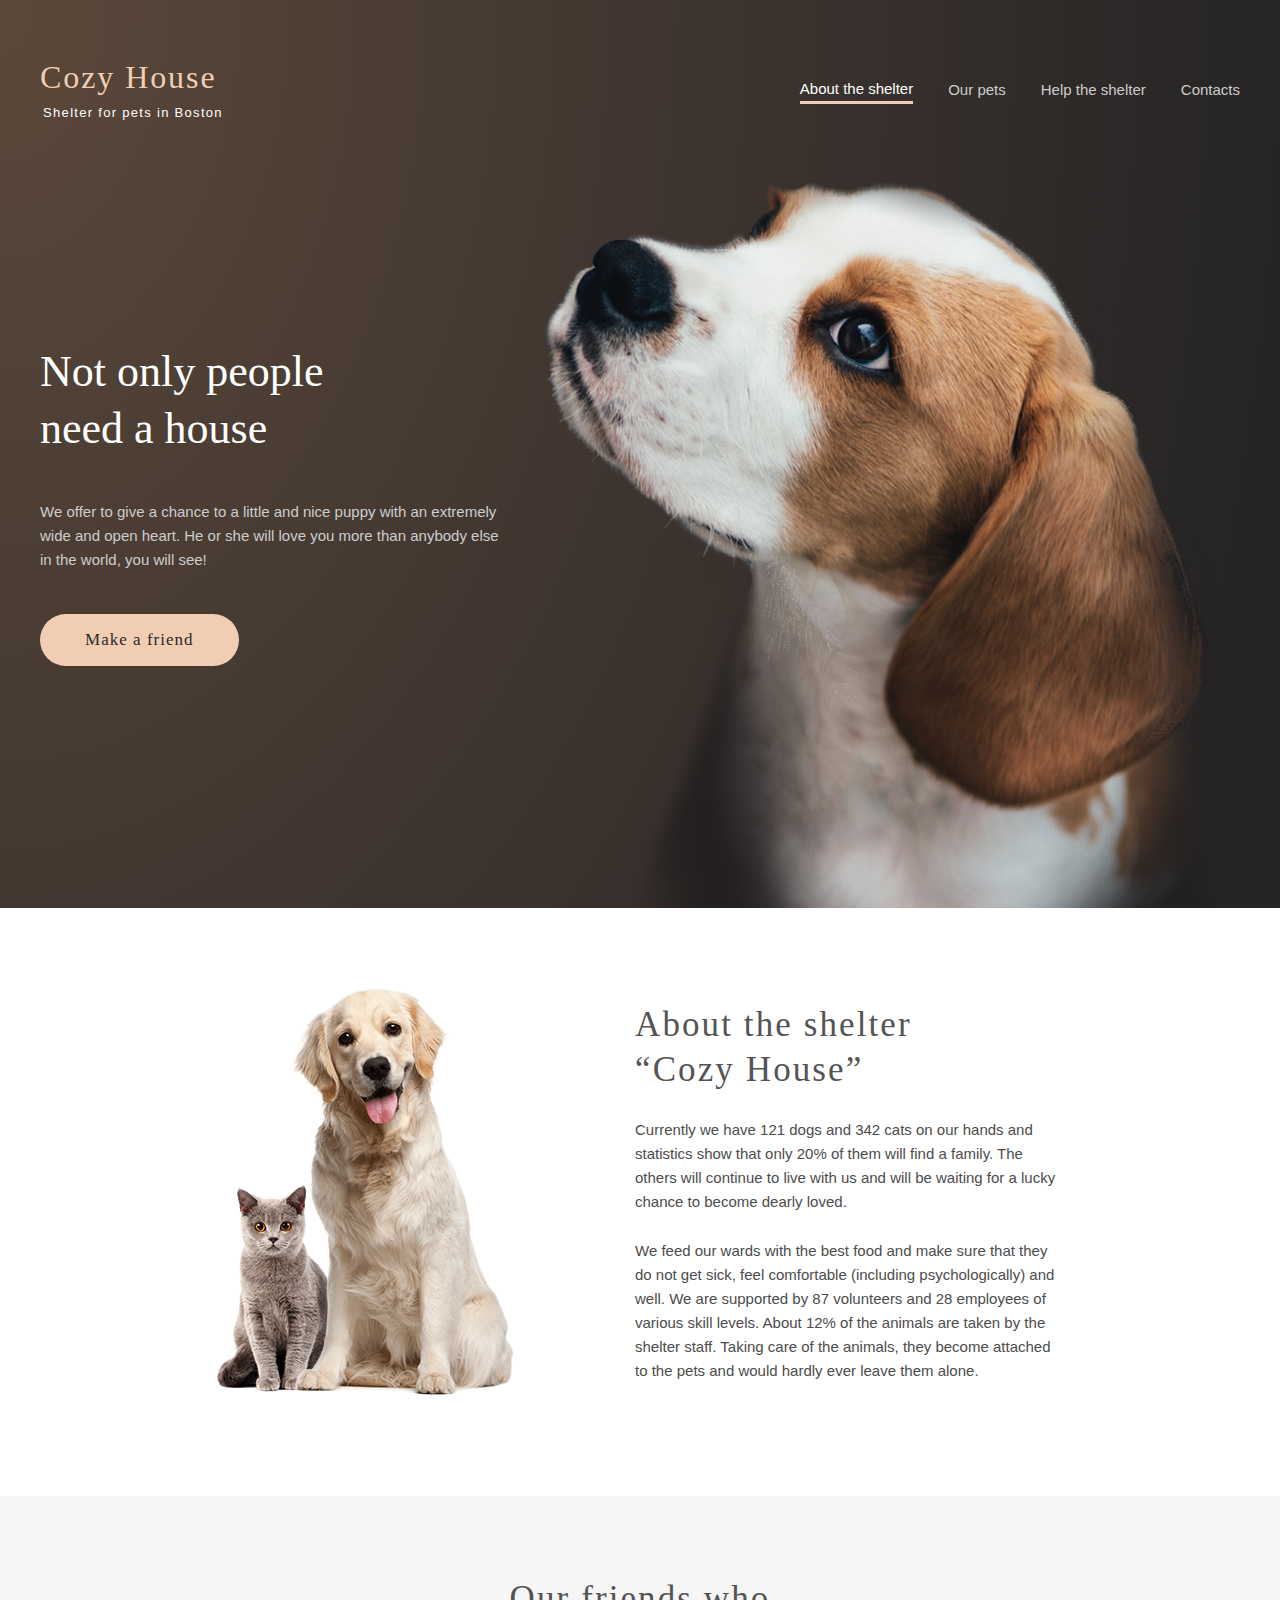
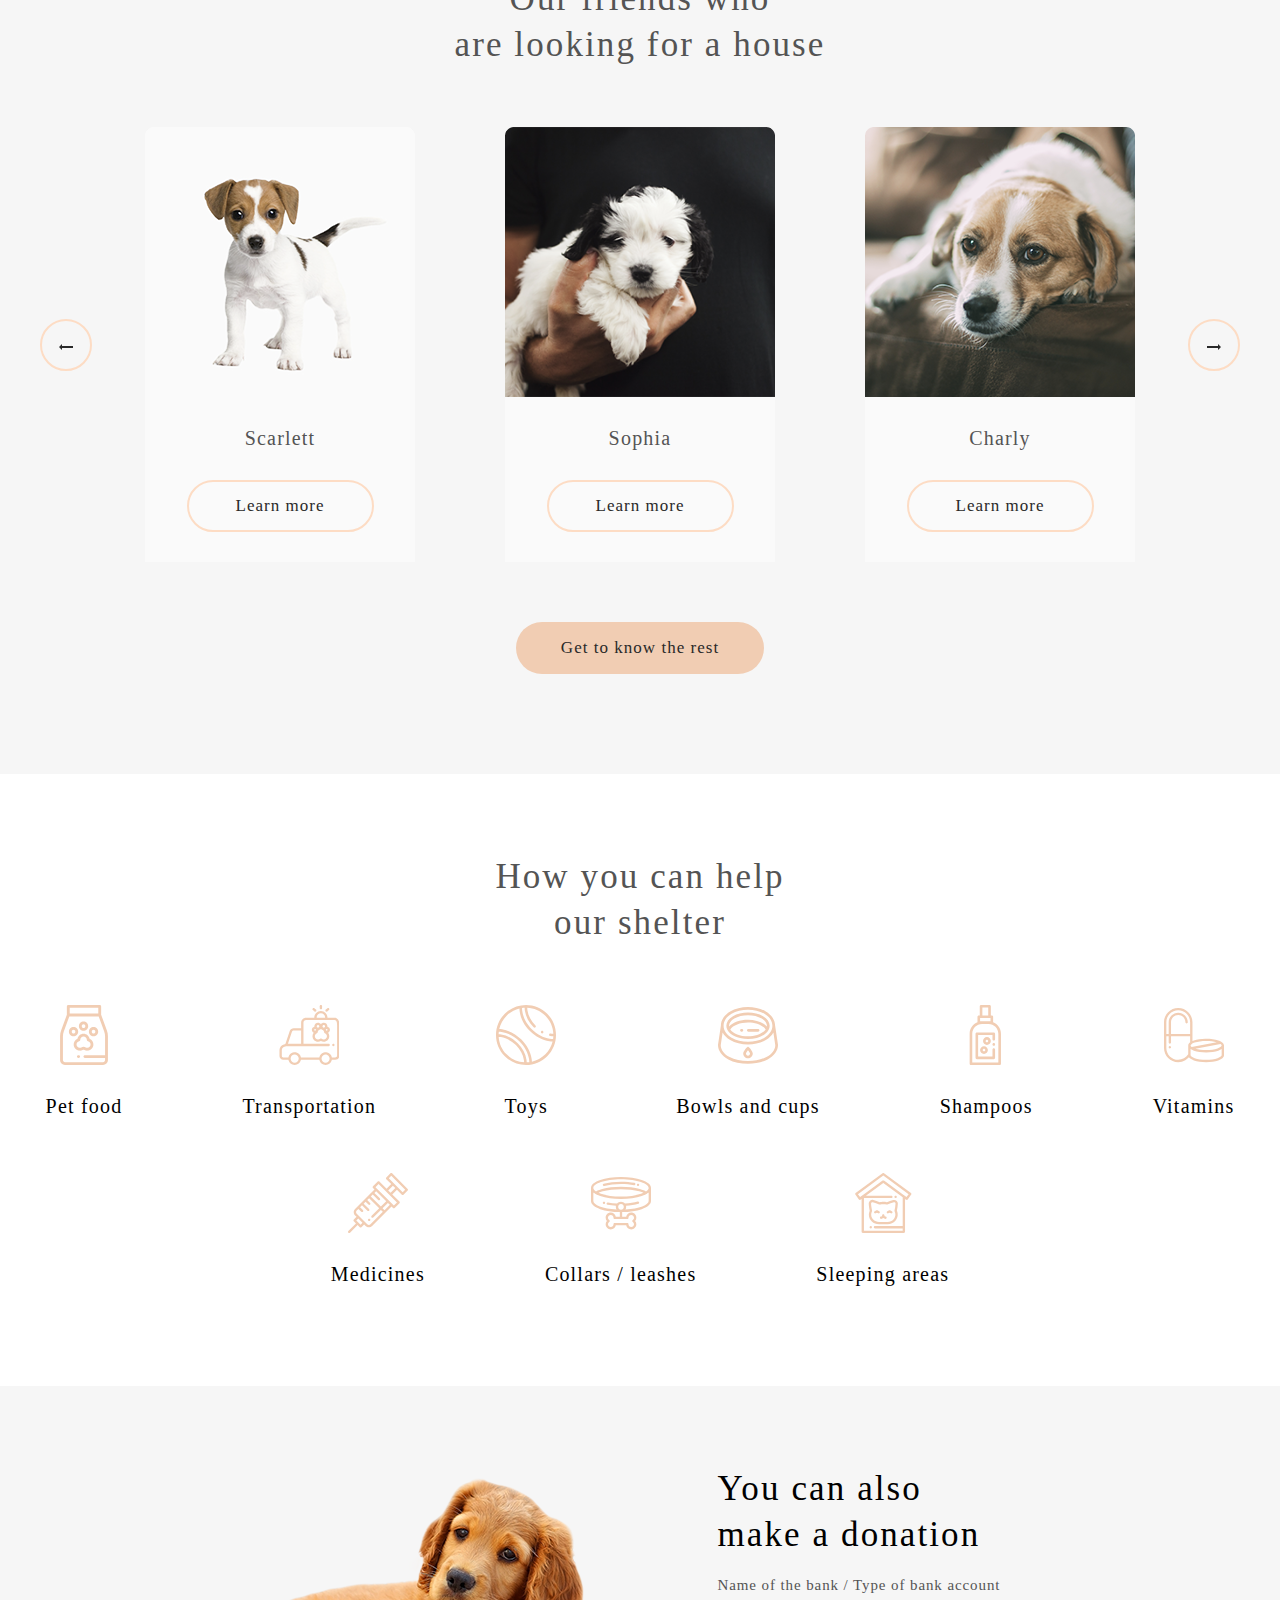
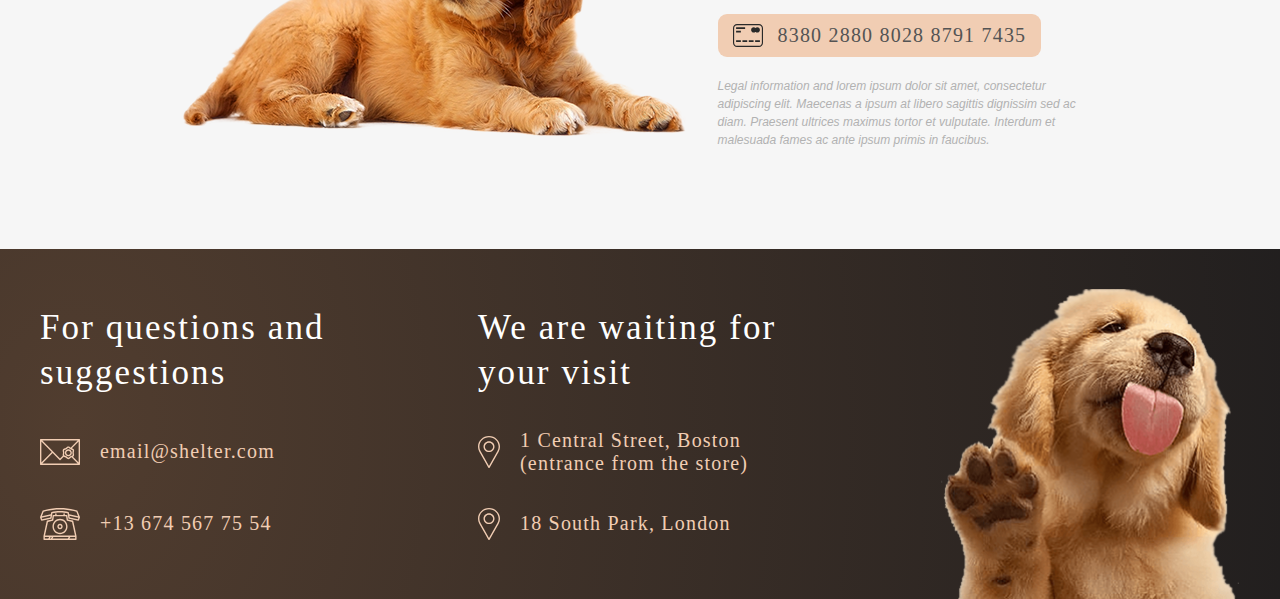
<file: index.html>
<!DOCTYPE html>
<html lang="en">

<head>
    <meta charset="UTF-8">
    <meta http-equiv="X-UA-Compatible" content="IE=edge">
    <meta name="viewport" content="width=device-width, initial-scale=1.0">
    <title>Shelter</title>
    <link rel="stylesheet" href="assets/normalize.css">
    <link rel="stylesheet" href="https://unpkg.com/swiper/swiper-bundle.min.css">
    <link rel="stylesheet" href="style.css">
    <script src="script.js" type="module" defer></script>
    <script src="https://unpkg.com/swiper/swiper-bundle.min.js" defer></script>
    <script src="swiper.js" defer></script>
    <script src="burger.js" defer></script>
</head>

<body>
    

    <div class="main">
        <header class="header">
            <div class="header-container wrapper">
                <div class="menu-hamburger" id="menu-burger">
                    <span class="burger-line"></span>
                    <span class="burger-line"></span>
                    <span class="burger-line"></span>
                </div>
                <div class="mobile-mask" ></div>
                <div class="header-content">                    
                    <div class="logo">
                        <a href="index.html" class="logo-link">
                            <h1 class="title-logo">Cozy House</h1>
                        </a>
                        <p class="subtitle-logo">Shelter for pets in Boston</p>
                    </div>
                    <nav class="menu-links">
                        <ul class="menu-container">
                            <li class="menu-item"><a href="index.html" class="menu-link link-active">About the shelter</a></li>
                            <li class="menu-item"><a href="pages/pets/index.html" class="menu-link">Our pets</a></li>
                            <li class="menu-item"><a href="#help" class="menu-link">Help the shelter</a></li>
                            <li class="menu-item"><a href="#footer" class="menu-link">Contacts</a></li>
                        </ul>
                    </nav>
                    <nav class="mobile-menu">
                        <div class="mobile-logo">
                            <a href="index.html" class="logo-link">
                                <h1 class="title-logo">Cozy House</h1>
                            </a>
                            <p class="subtitle-logo">Shelter for pets in Boston</p>
                        </div>
                        <ul class="menu-container">
                            <li class="menu-item"><a href="index.html" class="menu-link active">About the shelter</a></li>
                            <li class="menu-item"><a href="pages/pets/index.html" class="menu-link">Our pets</a></li>
                            <li class="menu-item"><a href="#help" class="menu-link">Help the shelter</a></li>
                            <li class="menu-item"><a href="#footer" class="menu-link">Contacts</a></li>
                        </ul>
                    </nav>
                </div>
            </div>
        </header>
        <div class="main-container wrapper">
            <div class="main-content">
                <div class="title-main">Not only people <br> need a house</div>
                <div class="description-main">We offer to give a chance to a little and nice puppy with an extremely
                    wide and open heart. He or she will love you more than anybody else in the world, you will see!
                </div>
                <div class="main-btn">
                    <a href="#pets" class="btn">
                        <span class="title-link">Make a friend</span>
                    </a>
                </div>
            </div>
            <div class="main-image"></div>
        </div>
    </div>

    <div class="about">
        <div class="about-container wrapper">
            <div class="about-content">
                <div class="image-about"></div>
                <div class="about-section">
                    <div class="title-about">About the shelter <br> “Cozy House”</div>
                    <div class="text-about">Currently we have 121 dogs and 342 cats on our hands and statistics show
                        that only 20% of them will find a family. The others will continue to live with us and will be
                        waiting for a lucky chance to become dearly loved.</div>
                    <div class="text-about">We feed our wards with the best food and make sure that they do not get
                        sick, feel comfortable (including psychologically) and well. We are supported by 87 volunteers
                        and
                        28 employees of various skill levels. About 12% of the animals are taken by the shelter staff.
                        Taking care of the animals, they become attached to the pets and would hardly ever leave them
                        alone.
                    </div>
                </div>
            </div>
        </div>
    </div>

    <div class="popup-pets">
        <div class="popup-mask"></div>
        <div class="popup-container" id="popup-container">
            <button class="popup-close pet-btn"> <svg width="12" height="12" viewBox="0 0 12 12" fill="none" xmlns="http://www.w3.org/2000/svg">
                <path fill-rule="evenodd" clip-rule="evenodd" d="M7.42618 6.00003L11.7046 1.72158C12.0985 1.32775 12.0985 0.689213 11.7046 0.295433C11.3108 -0.0984027 10.6723 -0.0984027 10.2785 0.295433L5.99998 4.57394L1.72148 0.295377C1.32765 -0.098459 0.68917 -0.098459 0.295334 0.295377C-0.0984448 0.689213 -0.0984448 1.32775 0.295334 1.72153L4.57383 5.99997L0.295334 10.2785C-0.0984448 10.6723 -0.0984448 11.3108 0.295334 11.7046C0.68917 12.0985 1.32765 12.0985 1.72148 11.7046L5.99998 7.42612L10.2785 11.7046C10.6723 12.0985 11.3108 12.0985 11.7046 11.7046C12.0985 11.3108 12.0985 10.6723 11.7046 10.2785L7.42618 6.00003Z" fill="#292929"/>
                </svg> </button>
            <div class="popup-image"><img src="assets/images/modal-pets-jennifer.png" alt="jennifer"></div>
            <div class="popup-content">
                <div class="popup-title">Jennifer</div>
                <div class="popup-subtitle">Dog - Labrador</div>
                <div class="popup-text">Jennifer is a sweet 2 months old Labrador that is patiently waiting to find a new forever home. This girl really enjoys being able to go outside to run and play, but won't hesitate to play up a storm in the house if she has all of her favorite toys.</div>
                <ul class="popup-about" id="popup-about">
                    <li class="popup-desc desc-age"><span class="text-bold">Age:&#160</span>2 months</li>
                    <li class="popup-desc desc-inoculations"><span class="text-bold">Inoculations:&#160</span>none</li>
                    <li class="popup-desc desc-diseases"><span class="text-bold">Diseases:&#160</span>none</li>
                    <li class="popup-desc desc-parasites"> <span class="text-bold">Parasites:&#160</span>none</li>
                </ul>
            </div>
        </div>
    </div>
    <div id="pets" class="pets">
        <div class="pets-container wrapper">
            <div class="pets-content">
                <div class="title-pets">Our friends who <br>are looking for a house</div>
                <div class="swiper-container">
                    <button class="pet-button-prev pet-btn">
                        <img src="assets/icons/arrow-prev.svg" alt="arrow">
                    </button>
                    <div class="swiper mySwiper">
                        <div class="swiper-wrapper" id="swiper-wrapper">
                            
                        </div>
                    </div>
                    <button class="pet-button-next pet-btn">
                        <img src="assets/icons/arrow-next.svg" alt="arrow">
                    </button>
                </div>
                <div class="pets-link">
                    <a href="pages/pets/index.html" class="btn">
                        <span class="title-link">Get to know the rest</span>
                    </a>
                </div>
            </div>
        </div>
    </div>

    <div class="help">
        <div class="help-container wrapper">
            <div class="help-content">
                <div id="help" class="title-help">How you can help <br> our shelter</div>
                <div class="help-items">
                    <div class="item">
                        <div class="item-image item-image-1"></div>
                        <div class="title-item">Pet food</div>
                    </div>
                    <div class="item">
                        <div class="item-image item-image-2"></div>
                        <div class="title-item">Transportation</div>
                    </div>
                    <div class="item">
                        <div class="item-image item-image-3"></div>
                        <div class="title-item">Toys</div>
                    </div>
                    <div class="item">
                        <div class="item-image item-image-4"></div>
                        <div class="title-item">Bowls and cups</div>
                    </div>
                    <div class="item">
                        <div class="item-image item-image-5"></div>
                        <div class="title-item">Shampoos</div>
                    </div>
                    <div class="item">
                        <div class="item-image item-image-6"></div>
                        <div class="title-item">Vitamins</div>
                    </div>
                    <div class="item">
                        <div class="item-image item-image-7"></div>
                        <div class="title-item">Medicines</div>
                    </div>
                    <div class="item">
                        <div class="item-image item-image-8"></div>
                        <div class="title-item">Collars / leashes</div>
                    </div>
                    <div class="item">
                        <div class="item-image item-image-9"></div>
                        <div class="title-item">Sleeping areas</div>
                    </div>
                </div>
            </div>
        </div>
    </div>

    <div class="donation">
        <div class="donation-container wrapper">
            <div class="donation-content">
                <div class="image-donation"></div>
                <div class="card-content">
                    <div class="title-donation">You can also <br> make a donation</div>
                    <div class="subtitle-donation">Name of the bank / Type of bank account</div>
                    <div class="credit-card">
                        <a href="#!" class="credit-card-text">
                            <div class="credit-card-content">
                                <img src="assets/icons/credit-card.svg" alt="card">
                                <p>8380 2880 8028 8791 7435</p>
                            </div>
                        </a>
                    </div>
                    <div class="credit-card-info">
                        Legal information and lorem ipsum dolor sit amet, consectetur adipiscing elit. Maecenas a ipsum at
                        libero sagittis dignissim sed ac diam. Praesent ultrices maximus tortor et vulputate. Interdum et
                        malesuada fames ac ante ipsum primis in faucibus.
                    </div>
                </div>
            </div>
        </div>
    </div>

    <footer id="footer" class="footer">
        <div class="footer-container wrapper">
            <div class="footer-content">
                <div class="footer-contacts">
                    <div class="title-footer">For questions and suggestions</div>
                    <div class="mail-contacts text-contacts"><a href="mailto:email@shelter.com"
                            class="email icons-contact"><img src="assets/icons/icon-email.svg" alt="mail">
                            email@shelter.com</a></div>
                    <div class="phone-contacts text-contacts"><a href="tel:email@shelter.com"
                            class="phone icons-contact"><img src="assets/icons/icon-phone.svg" alt="phone"> +13 674 567
                            75 54</a></div>
                </div>
                <div class="footer-locations">
                    <div class="title-footer">We are waiting for your visit</div>
                    <div class="location-contacts text-contacts"><a href="https://goo.gl/maps/v7JWfufoR3NunBMN6"
                            target="_blank" class="location icons-contact"><img src="assets/icons/icon-marker.svg"
                                alt=""> 1 Central Street, Boston (entrance from the store)</a></div>
                    <div class="location-contacts text-contacts"><a href="https://goo.gl/maps/HEmMUi4xC89tzcKEA"
                            target="_blank" class="location icons-contact"><img src="assets/icons/icon-marker.svg"
                                alt=""> 18 South Park, London </a></div>
                </div>
                <div class="footer-image"></div>
            </div>
        </div>
    </footer>

    
</body>

</html>
</file>
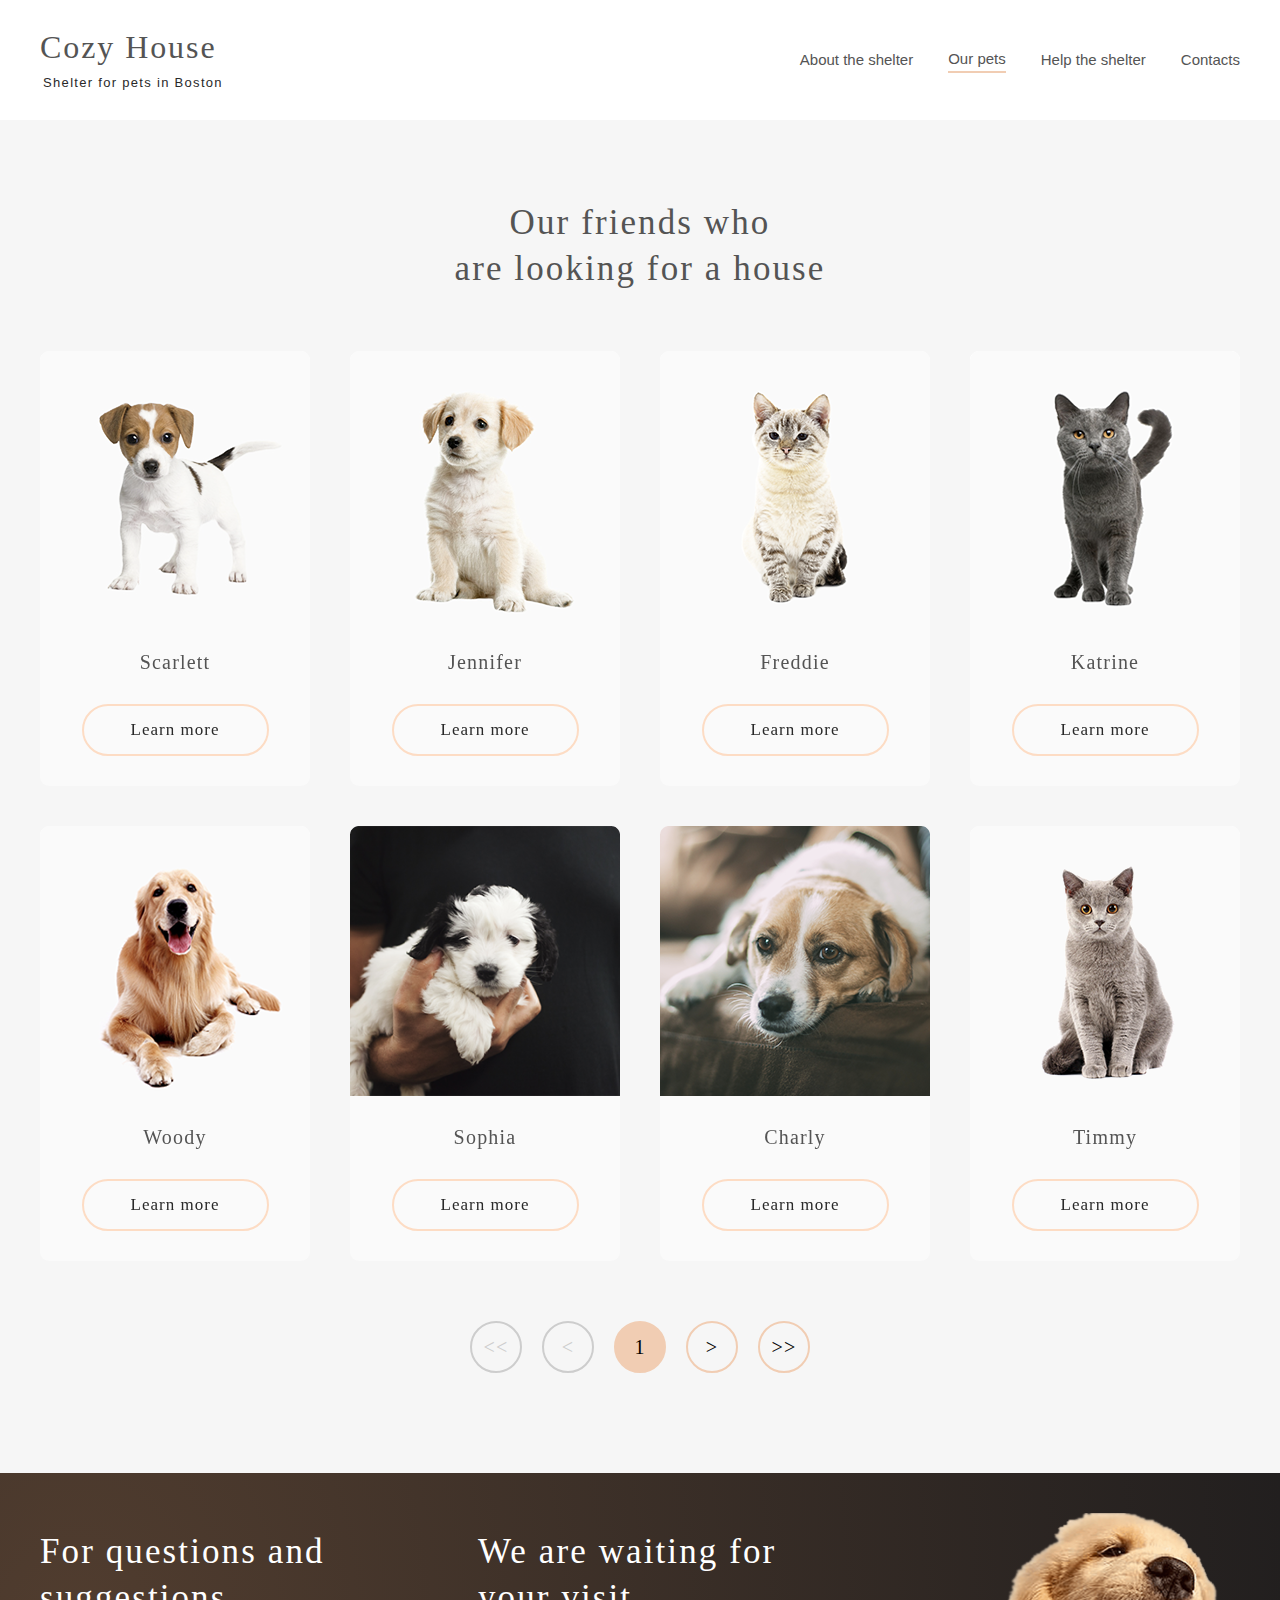
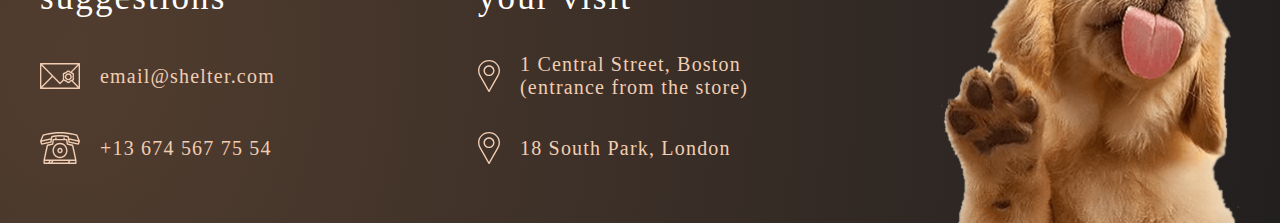
<file: pages/pets/index.html>
<!DOCTYPE html>
<html lang="en">

<head>
    <meta charset="UTF-8">
    <meta http-equiv="X-UA-Compatible" content="IE=edge">
    <meta name="viewport" content="width=device-width, initial-scale=1.0">
    <title>Our pets</title>
    <link rel="stylesheet" href="../../assets/normalize.css">
    <link rel="stylesheet" href="https://unpkg.com/swiper/swiper-bundle.min.css">
    <link rel="stylesheet" href="style.css">
    <script src="https://unpkg.com/swiper/swiper-bundle.min.js" defer></script>
    <script src="script.js" type="module" defer></script>
    <script src="pagination.js" defer></script>
    <script src="burger.js" defer></script>

</head>

<body>
    <div class="mobile-mask" ></div>
    <header class="header">
        <div class="header-container wrapper">
            <div class="menu-hamburger" id="menu-burger">
                <span class="burger-line"></span>
                <span class="burger-line"></span>
                <span class="burger-line"></span>
            </div>
            
            <div class="header-content">
                <div class="logo">
                    <a href="../../index.html" class="logo-link">
                        <h1 class="title-logo">Cozy House</h1>
                    </a>
                    <p class="subtitle-logo">Shelter for pets in Boston</p>
                </div>
                <nav class="menu-links">
                    <ul class="menu-container">
                        <li class="menu-item"><a href="../../index.html" class="munu-link active">About the shelter</a>
                        </li>
                        <li class="menu-item"><a href="index.html" class="munu-link">Our pets</a></li>
                        <li class="menu-item"><a href="../../index.html#help" class="munu-link">Help the shelter</a>
                        </li>
                        <li class="menu-item"><a href="#footer" class="munu-link">Contacts</a></li>
                    </ul>
                </nav>
                <nav class="mobile-menu">
                    <div class="mobile-logo">
                        <a href="../../index.html" class="logo-link">
                            <h1 class="title-logo">Cozy House</h1>
                        </a>
                        <p class="subtitle-logo">Shelter for pets in Boston</p>
                    </div>
                    <ul class="menu-container">
                        <li class="menu-item"><a href="../../index.html" class="menu-link active">About the shelter</a></li>
                        <li class="menu-item"><a href="index.html" class="menu-link">Our pets</a></li>
                        <li class="menu-item"><a href="../../index.html#help" class="menu-link">Help the shelter</a></li>
                        <li class="menu-item"><a href="#footer" class="menu-link">Contacts</a></li>
                    </ul>
                </nav>
            </div>
        </div>
    </header>
    <div class="popup-pets">
        <div class="popup-mask"></div>
        <div class="popup-container" id="popup-container">
            <button class="popup-close pet-btn"> <svg width="12" height="12" viewBox="0 0 12 12" fill="none" xmlns="http://www.w3.org/2000/svg">
                <path fill-rule="evenodd" clip-rule="evenodd" d="M7.42618 6.00003L11.7046 1.72158C12.0985 1.32775 12.0985 0.689213 11.7046 0.295433C11.3108 -0.0984027 10.6723 -0.0984027 10.2785 0.295433L5.99998 4.57394L1.72148 0.295377C1.32765 -0.098459 0.68917 -0.098459 0.295334 0.295377C-0.0984448 0.689213 -0.0984448 1.32775 0.295334 1.72153L4.57383 5.99997L0.295334 10.2785C-0.0984448 10.6723 -0.0984448 11.3108 0.295334 11.7046C0.68917 12.0985 1.32765 12.0985 1.72148 11.7046L5.99998 7.42612L10.2785 11.7046C10.6723 12.0985 11.3108 12.0985 11.7046 11.7046C12.0985 11.3108 12.0985 10.6723 11.7046 10.2785L7.42618 6.00003Z" fill="#292929"/>
                </svg> </button>
            <div class="popup-image"><img src="../../assets/images/modal-pets-jennifer.png" alt="jennifer"></div>
            <div class="popup-content">
                <div class="popup-title">Jennifer</div>
                <div class="popup-subtitle">Dog - Labrador</div>
                <div class="popup-text">Jennifer is a sweet 2 months old Labrador that is patiently waiting to find a new forever home. This girl really enjoys being able to go outside to run and play, but won't hesitate to play up a storm in the house if she has all of her favorite toys.</div>
                <ul class="popup-about" id="popup-about">
                    <li class="popup-desc desc-age"><span class="text-bold">Age:&#160</span>2 months</li>
                    <li class="popup-desc desc-inoculations"><span class="text-bold">Inoculations:&#160</span>none</li>
                    <li class="popup-desc desc-diseases"><span class="text-bold">Diseases:&#160</span>none</li>
                    <li class="popup-desc desc-parasites"> <span class="text-bold">Parasites:&#160</span>none</li>
                </ul>
            </div>
        </div>
    </div>
    <div class="pets">
        <div class="pets-container wrapper">
            <div class="pets-content">
                <div class="title-pets">Our friends who <br>are looking for a house</div>
                <div class="swiper-container">
                    <div class="swiper mySwiper">
                        <div class="swiper-wrapper" id="swiper-wrapper">
                            
                        </div>
                    </div>
                    <nav class="pagination-container">
                        <ul class="pagination-list">
                            <li class="pagination-item">
                                <button id="firstPage" data-disabled=""
                                    class="pagination-button prev-button" disabled>&lt;&lt;</button>
                            </li>
                            <li class="pagination-item">
                                <button id="prevPage" data-disabled=""
                                    class="pagination-button prev-button prev-page">&lt;</button>
                            </li>
                            <li class="pagination-item">
                                <button id="currentPage" class="pagination-button current-page">1</button>
                            </li>
                            <li class="pagination-item">
                                <button id="nextPage" data-disabled=""
                                    class="pagination-button next-button next-page">&gt;</button>
                            </li>
                            <li class="pagination-item">
                                <button id="lastPage" data-disabled=""
                                    class="pagination-button next-button">&gt;&gt;</button>
                            </li>
                        </ul>
                    </nav>
                </div>
            </div>
        </div>
    </div>
    <footer id="footer" class="footer">
        <div class="footer-container wrapper">
            <div class="footer-content">
                <div class="footer-contacts">
                    <div class="title-footer">For questions and suggestions</div>
                    <div class="mail-contacts text-contacts"><a href="mailto:email@shelter.com"
                            class="email icons-contact"><img src="../../assets/icons/icon-email.svg" alt="mail">
                            email@shelter.com</a></div>
                    <div class="phone-contacts text-contacts"><a href="tel:email@shelter.com"
                            class="phone icons-contact"><img src="../../assets/icons/icon-phone.svg" alt="phone"> +13
                            674 567
                            75 54</a></div>
                </div>
                <div class="footer-locations">
                    <div class="title-footer">We are waiting for your visit</div>
                    <div class="location-contacts text-contacts"><a href="https://goo.gl/maps/v7JWfufoR3NunBMN6"
                            target="_blank" class="location icons-contact"><img src="../../assets/icons/icon-marker.svg"
                                alt=""> 1 Central Street, Boston (entrance from the store)</a></div>
                    <div class="location-contacts text-contacts"><a href="https://goo.gl/maps/HEmMUi4xC89tzcKEA"
                            target="_blank" class="location icons-contact"><img src="../../assets/icons/icon-marker.svg"
                                alt=""> 18 South Park, London </a></div>
                </div>
                <div class="footer-image"></div>
            </div>
        </div>
    </footer>
</body>

</html>
</file>
<file: style.css>
@font-face {
  font-family: 'Arial', sans-serif;
  src: url('../assets/fonts/Arial.eot');
  src: url('../assets/fonts/Arial.eot') format('embedded-opentype'),
    url('../assets/fonts/Arial.woff') format('woff'),
    url('../assets/fonts/Arial.ttf') format('truetype');
  font-weight: 400;
  font-style: normal;
}

@font-face {
  font-family: 'Georgia', serif;
  src: url('../assets/fonts/Georgia.eot');
  src: url('../assets/fonts/Georgia.eot') format('embedded-opentype'),
    url('../assets/fonts/Georgia.woff') format('woff'),
    url('../assets/fonts/Georgia.ttf') format('truetype');
  font-weight: 400;
  font-style: normal;
}

* {
  margin: 0;
  padding: 0;
  list-style: none;
  -webkit-box-sizing: border-box;
  box-sizing: border-box;
  text-decoration: none;
}

.menu-hamburger {
  display: none;
  position: absolute;
  top: 44px;
  right: 58px;
  cursor: pointer;
  z-index: 10;
  width: 30px;
  height: 22px;
  transition: 0.5s;
  padding: 5px;
}

.burger-line {
  display: block;
  width: 30px;
  border: 1px solid #F1CDB3;
  background:#F1CDB3;
  margin-bottom: 8px;
}

.burger-line:last-child {
  margin-bottom: 0;
}

.mobile-logo {
  position: absolute;
  top: 30px;
  left: 10px;
}
.menu-hamburger.open {
  transform: rotate(90deg) translate(0px, -10px);
  transition: 0.5s;
}
.mobile-mask.active {
  position: absolute;
  top: 0;
  right: 0;
  bottom: 0;
  left: 0;
  background: rgba(41, 41, 41, 0.6);
}
.mobile-menu {
  display: none;
  position: fixed;
  width: 320px;
  height: 100vh;
  top: 0px;
  right: 0px;
  transform: translateX(100%);
  transition:  1s;
  background: #292929;
}
.mobile-menu.open { 
  transform: translateX(0);
  overflow: auto;
}


.mobile-menu .menu-container {
  padding-top: 248px;
  display: flex;
  flex-direction: column;
  justify-content: center;
  align-items:center;
  gap: 40px;  
}
.mobile-menu .menu-container .menu-item {
  margin-right: 0;
}
.mobile-menu .menu-link {
  font-family: 'Arial';
  font-style: normal;
  font-weight: 400;
  font-size: 32px;
  line-height: 160%;
  text-align: center;
  color: #FAFAFA;
}


.header-content {
  max-width: 1280px;
  display: flex;
  flex-direction: row;
  justify-content: space-between;
  padding: 60px 0;
}

.wrapper {
  max-width: 1280px;
  margin: 0 auto;
  padding: 0 40px;
}
.logo.hidden { 
  visibility: hidden;
}
.title-logo {
  width: 186px;
  margin: 0;
  font-family: 'Georgia', serif;
  font-style: normal;
  font-weight: 400;
  font-size: 32px;
  line-height: 110%;
  letter-spacing: 0.06em;
  color: #f1cdb3;
}

.subtitle-logo {
  margin: 0;
  padding-top: 10px;
  font-family: "Arial", sans-serif;
  font-style: normal;
  font-weight: 400;
  font-size: 13px;
  line-height: 15px;
  letter-spacing: 0.1em;
  text-align: center;
  color: #ffffff;
}

.menu-links {
  display: flex;
  align-items: center;
}

.menu-container {
  display: flex;
  flex-direction: row;
  justify-content: space-between;
  align-items: center;
}

.menu-item {
  margin-right: 35px;
}

.menu-item:last-child {
  margin-right: 0;
}

.menu-link {
  font-family: "Arial", sans-serif;
  font-style: normal;
  font-weight: 400;
  font-size: 15px;
  line-height: 160%;
  color: #cdcdcd;
  padding-bottom: 6px;
}

.menu-link:hover {
  color: #fafafa;
  border-bottom: 2px solid #f1cdb3;
}

.link-active {
  color: #ffffff;
}

.menu-container>li:nth-child(1) {
  border-bottom: 3px solid #f1cdb3;
}

/*MAIN*/
.main {
  background: radial-gradient(100% 215.42% at 0% 0%, #5B483A 0%, #262425 100%), #211F20;
}

.main-container {
  display: flex;
  flex-direction: row;
  justify-content: space-between;
  gap: 42px;
}

.main-content {
  display: flex;
  flex-direction: column;
  gap: 42px
}

.title-main {
  margin: 0;
  padding-top: 163px;
  font-family: 'Georgia';
  font-style: normal;
  font-weight: 400;
  font-size: 44px;
  line-height: 130%;
  color: #FFFFFF;
}

.description-main {
  margin: 0;
  max-width: 460px;
  font-family: "Arial", sans-serif;
  font-style: normal;
  font-weight: 400;
  font-size: 15px;
  line-height: 160%;
  color: #cdcdcd;
}

.btn {
  display: inline-block;
  padding: 15px 45px;
  background: #f1cdb3;
  border-radius: 100px;
}

.btn:hover {
  background: #fddcc4;
}

.title-link {
  font-family: 'Georgia';
  font-style: normal;
  font-weight: 400;
  font-size: 17px;
  line-height: 130%;
  letter-spacing: 0.06em;
  color: #292929;
}

.main-image {
  height: 728px;
  width: 698px;
  background-image: url('assets/images/start-screen-puppy.png');
}


/*ABOUT*/
.about-content {
  display: flex;
  flex-direction: row;
  justify-content: center;
  align-items: center;
  flex-wrap: wrap-reverse;
  gap: 120px;
  padding: 80px 0 100px 0;
}

.about-section {
  max-width: 430px;
}

.title-about {
  max-width: 370px;
  font-family: 'Georgia';
  font-style: normal;
  font-weight: 400;
  font-size: 35px;
  line-height: 130%;
  letter-spacing: 0.06em;
  color: #545454;
}

.image-about {
  width: 300px;
  height: 408px;
  background: url('assets/images/about-pets.png') no-repeat center;
  background-size: contain;
}

.text-about {
  padding-top: 25px;
  font-family: "Arial", sans-serif;
  font-style: normal;
  font-weight: 400;
  font-size: 15px;
  line-height: 160%;
  color: #4c4c4c;
}

/*PETS*/
/*Modal Pets*/
.popup-mask {
  z-index: -1;
  position: absolute;
  top: 0;
  right: 0;
  bottom: 0;
  left: 0;
  background: rgba(41, 41, 41, 0.6);
}
.popup-pets {
  display: none;
  z-index: 10;
  position: fixed;
  top: 0;
  right: 0;
  bottom: 0;
  left: 0;
  /* padding: 188px 150px; */
}
.popup-pets.active-popup {
  display: block;
}
.popup-container {
  position: absolute;
  top: 50%;
  left: 50%;
  transform: translate(-50%, -50%);
  width: 900px;
  display: flex;
  flex-direction: row;
  justify-content: space-between;
  gap: 30px;
  background: #FAFAFA;
  border-radius: 9px;
}
.popup-close {
  position: absolute;
  right: -52px;
  top: -52px;
}
.popup-image {
  flex: 0 0 500px;
}
.popup-image img {
  width: 100%;
  height: 100%;
}
.popup-content {
  padding-right: 20px;
  
}
.popup-title {
  padding-top: 50px;
  font-family: 'Georgia';
  font-style: normal;
  font-weight: 400;
  font-size: 35px;
  line-height: 130%;
  letter-spacing: 0.06em;
  color: #000000;
}
.popup-subtitle {
  padding-top: 10px;
  font-family: 'Georgia';
  font-style: normal;
  font-weight: 400;
  font-size: 20px;
  line-height: 115%;
  letter-spacing: 0.06em;
  color: #000000;
}
.popup-text {
  padding-top: 40px;
  font-family: 'Georgia';
  font-style: normal;
  font-weight: 400;
  font-size: 15px;
  line-height: 110%;
  letter-spacing: 0.06em;
  color: #000000;
}
.popup-about {
  padding-top: 40px;
  display: flex;
  flex-direction: column;
  gap: 11px;
  padding-left: 10px;
}

.popup-desc {
  font-family: 'Georgia';
  font-style: normal;
  font-weight: 400;
  font-size: 15px;
  line-height: 110%;
  letter-spacing: 0.06em;
  color: #000000;
  list-style-image: url('assets/icons/dot.svg');
}
.popup-desc::marker {
  letter-spacing: 0.06em;

}
.desc-age {
}
.text-bold {
  font-family: 'Georgia';
  font-style: normal;
  font-weight: 700;
  font-size: 15px;
  line-height: 110%;
  letter-spacing: 0.06em;
  color: #000000;
}
.desc-inoculationsage {
}
.desc-diseases {
}
.desc-parasites {
}




.pets {
  background: #f6f6f6;
}

.pets-content {
  padding: 80px 0 100px 0;
}

.title-pets {
  font-family: 'Georgia';
  font-style: normal;
  font-weight: 400;
  font-size: 35px;
  line-height: 130%;
  text-align: center;
  letter-spacing: 0.06em;
  color: #545454;
  padding-bottom: 60px;
}

.swiper-container {
  display: flex;
  flex-direction: row;
  justify-content: space-between;
  align-items: center;
}

.swiper {
  max-width: 1050px;
  width: 100%;
  height: 100%;

}
.swiper-slide {
  display: flex;
  flex-direction: column;
  justify-content: center;
  align-items: center;
  border-radius: 9px;
  cursor: pointer;
}
.swiper-slide:hover .learn-more {
  background: #ffffff;
}
.swiper-slide:hover .pet-more a {
  cursor: pointer;
  background: #fddcc4;
}

.pet-image {
  width: 270px;
  height: 270px;
}
.learn-more {
  text-align: center;
  background-color: #FAFAFA;
  width: 270px;
}

.pet-btn {
  height: 52px;
  width: 52px;
  background: transparent;
  border: 2px solid #fddcc4;
  border-radius: 100%;
  cursor: pointer;
}

.pet-btn:hover {
  background: #fddcc4;
}

.pet-image {
  height: 270px;
}

.pet-name {
  padding-top: 30px;
  font-family: 'Georgia';
  font-style: normal;
  font-weight: 400;
  font-size: 20px;
  line-height: 23px;
  text-align: center;
  letter-spacing: 0.06em;
  color: #545454;
}

.pet-more {
  padding-top: 30px;
  padding-bottom: 30px;
  text-align: center;
}

.more {
  display: inline-block;
  padding: 13px 0;
  border-radius: 100px;
  border: 2px solid #fddcc4;
  height: 52px;
  width: 187px;
}

.more-title {
  font-family: 'Georgia';
  font-style: normal;
  font-weight: 400;
  font-size: 17px;
  line-height: 130%;
  letter-spacing: 0.06em;
  color: #292929;
}

.pets-link {
  text-align: center;
  padding-top: 60px;
}

/*HELP*/
.help-content {
  padding-top: 80px;
  padding-bottom: 100px;
}

.title-help {
  font-family: 'Georgia';
  font-style: normal;
  font-weight: 400;
  font-size: 35px;
  line-height: 130%;
  text-align: center;
  letter-spacing: 0.06em;
  color: #545454;
}

.help-items {
  padding-top: 60px;
  display: flex;
  flex-direction: row;
  flex-wrap: wrap;
  justify-content: center;
  align-items: center;
  gap: 55px 120px;
}

.item-image {
  height: 60px;
  width: 60px;
  margin: 0 auto;
}

.item-image-1 {
  background: url('assets/icons/icon-pet-food.svg') no-repeat center;
}

.item-image-2 {
  background: url('assets/icons/icon-transportation.svg') no-repeat center;
}

.item-image-3 {
  background: url('assets/icons/icon-toys.svg') no-repeat center;
}

.item-image-4 {
  background: url('assets/icons/icon-bowls-and-cups.svg') no-repeat center;
}

.item-image-5 {
  background: url('assets/icons/icon-shampoos.svg') no-repeat center;
}

.item-image-6 {
  background: url('assets/icons/icon-vitamins.svg') no-repeat center;
}

.item-image-7 {
  background: url('assets/icons/icon-medicines.svg') no-repeat center;
}

.item-image-8 {
  background: url('assets/icons/icon-collars-leashes.svg') no-repeat center;
}

.item-image-9 {
  background: url('assets/icons/icon-sleeping-area.svg') no-repeat center;
}

.title-item {
  padding-top: 30px;
  font-family: 'Georgia';
  font-style: normal;
  font-weight: 400;
  font-size: 20px;
  line-height: 115%;
  text-align: center;
  letter-spacing: 0.06em;
}

/*DONATION*/
.donation {
  background-color: #f6f6f6;
}

.donation-content {
  padding-top: 80px;
  padding-bottom: 100px;
  display: flex;
  flex-direction: row;
  flex-wrap: wrap-reverse;
  justify-content: center;
  align-items: center;
  gap: 30px;
}

.image-donation {
  width: 505px;
  height: 261px;
  background: url('assets/images/donation-dog.png') no-repeat center;
  background-size: contain;
}

.card-content {
  max-width: 380px;
}

.title-donation {
  max-width: 300px;
  font-family: 'Georgia';
  font-style: normal;
  font-weight: 400;
  font-size: 35px;
  line-height: 130%;
  letter-spacing: 0.06em;
}

.subtitle-donation {
  padding-top: 20px;
  font-family: 'Georgia';
  font-style: normal;
  font-weight: 400;
  font-size: 15px;
  line-height: 110%;
  letter-spacing: 0.06em;
  color: #545454;
}

.credit-card {
  display: inline-block;
  margin-top: 20px;
  padding: 10px 15px;
  background: #f1cdb3;
  border-radius: 9px;
}

.credit-card:hover {
  background: #fddcc4;
}

.credit-card img {
  height: 23px;
  padding-right: 15px;
}

.credit-card-text {
  font-family: 'Georgia';
  font-style: normal;
  font-weight: 400;
  font-size: 20px;
  line-height: 115%;
  letter-spacing: 0.06em;
  color: #545454;
}

.credit-card-content {
  display: flex;
  flex-direction: row;
  justify-content: center;
  align-items: center;
}

.credit-card-info {
  padding-top: 20px;
  font-family: 'Arial';
  font-style: italic;
  font-weight: 400;
  font-size: 12px;
  line-height: 18px;
  color: #b2b2b2;
}

/*FOOTER*/
.footer {
  background: radial-gradient(110.67% 538.64% at 5.73% 50%, #513d2f 0%, #1a1a1c 100%), #211f20;
}

.footer-content {
  padding-top: 40px;
  display: flex;
  flex-direction: row;
  flex-wrap: wrap;
  gap: 136px;
}

.footer-contacts {
  padding-top: 16px;
  max-width: 302px;
  display: flex;
  flex-direction: column;
  row-gap: 40px;
}

.title-footer {
  font-family: 'Georgia';
  font-style: normal;
  font-weight: 400;
  font-size: 35px;
  line-height: 130%;
  letter-spacing: 0.06em;
  color: #ffffff;
}

.text-contacts a {
  font-family: 'Georgia';
  font-style: normal;
  font-weight: 400;
  font-size: 20px;
  line-height: 115%;
  letter-spacing: 0.06em;
  color: #f1cdb3;
}

.icons-contact {
  height: 32px;
  display: flex;
  align-items: center;
  gap: 20px;
}

.footer-locations {
  padding-top: 16px;
  max-width: 302px;
  display: flex;
  flex-direction: column;
  row-gap: 40px;
}

.footer-image {
  margin-left: auto;
  width: 300px;
  height: 310px;
  background-image: url('assets/images/footer-puppy.png')
}

/*header*/
@media screen and (max-width: 1279px) {
  .wrapper {
    padding: 0 30px;
  }

  .header-content {
    padding: 30px 0;
  }

  .main-container {
    padding-top: 30px;
    flex-direction: column;
    align-items: center;
    gap: 0;
  }

  .title-main {
    padding-top: 0;
    font-size: 44px;
  }

  .main-content {
    padding-top: 0px;
  }

  .main-btn {
    text-align: center;
  }

  .main-image {
    margin-top: 100px;
    height: 593px;
    max-width: 569px;
    background-size: cover;
    align-self: flex-end;
  }
}

/* About*/
@media screen and (max-width: 1279px) {
  .about-content {
    gap: 80px;
  }
}

/*Pets*/
@media screen and (max-width: 1279px) {
  .pets-content {
    padding-top: 80px;
    padding-bottom: 100px;
  }

  .title-pets {
    font-size: 35px;
    padding-bottom: 60px;
  }

  .swiper-container {
    max-width: 708px;
    margin: 0 auto;
  }

  .swiper {
    max-width: 580px;
    gap: 40px;
  }
  .popup-container {
    width: 630px;
    height: auto;
    gap: 11px;
  }
  .popup-image {
    flex: 0 0 350px;
  }
  .popup-title {
    padding-top: 10px;
  }
  .popup-text {
    padding-top: 20px;
    font-size: 13px;
  }
  .popup-about {
    padding-top: 20px;
    padding-left: 10px;
    gap: 6px;
  }


}

@media screen and (max-width: 1279px) {
  .help-items {
    padding-top: 55px;
    max-width: 630px;
    justify-content: center;
    gap: 55px 60px;
    margin: 0 auto;
  }

  .item {
    width: 170px;
  }
}

@media screen and (max-width: 1279px) {
  .donation-content {
    gap: 60px;
  }

  .image-donation {
    padding-top: 60px;
  }
}

/*Footer*/
@media screen and (max-width: 1279px) {
  .footer-content {
    padding-top: 30px;
    justify-content: center;
    align-items: center;
    gap: 60px 37px;
  }

  .footer-contacts {
    padding-top: 0;
  }

  .footer-locations {
    padding-top: 0;
  }

  .footer-image {
    margin: auto;
  }
}

@media (min-width: 320px) and (max-width: 767px) {

  .wrapper {
    padding: 0 10px;
  }

  .header-content {
    padding: 30px 0;
  }

  .logo {
    margin-right: 126px;
  }

  .menu-links {
    display: none;
  }

  .menu-hamburger {
    display: block;
  }

  .mobile-menu {
    display: block;
  }

  .main-container {
    padding-top: 30px;
    gap: 0;
  }

  .description-main {
    max-width: 300px;
    text-align: center;
  }

  .title-main {
    max-width: 300px;
    font-size: 25px;
    text-align: center;
    letter-spacing: 0.06em;
  }

  .main-image {
    margin-top: 105px;
    min-width: 260px;
    max-width: 569px;
    width: calc(100% - 40px);
    height: 85vw;
  }
}

/*ABOUT*/
@media (min-width: 320px) and (max-width: 767px) {
  .about-content {
    padding: 42px 0;
    row-gap: 42px;
  }

  .title-about {
    max-width: 300px;
    font-size: 25px;
    text-align: center;
    margin: 0 auto;
  }

  .text-about {
    padding-left: 15px;
    padding-right: 15px;
    text-align: justify;
  }

  .text-about:last-child {
    padding-top: 22px;
  }

  .image-about {
    width: calc(100% - 40px);
    height: 109.5vw;
    background-size: cover;
    max-width: 300px;
    max-height: 408px;
  }
}

/*Pets*/
@media (min-width: 320px) and (max-width: 767px) {
  .pets-content {
    padding-top: 42px;
    padding-bottom: 42px;
  }

  .title-pets {
    font-size: 25px;
    padding-bottom: 42px;
  }

  .swiper-container {
    max-width: 270px;
    flex-wrap: wrap;
    justify-content: center;
    gap: 20px 80px;
  }
  .popup-close {
    top: -52px;
    right: -32px;
  }
  .pet-btn {
    order: 2;
  }

  .cards {
    max-width:300px;
    gap: 40px;
  }

  .pets-link {
    padding-top: 42px;
  }
  .popup-container {
    width: 240px;
    height: auto;
    justify-content: center;
  }
  .popup-image {
    display: none;
  }
  .popup-content {
    padding: 10px;
  }
  .popup-title {
    text-align: center;
    padding-top: 0px;
  }
  .popup-subtitle {
    text-align: center;
  }
  .popup-text {
    padding-top: 20px;
    font-size: 13px;
    text-align: justify;
  }
  .popup-about {
    padding-top: 20px;
    padding-left: 10px;
    gap: 6px;
  }

}

/*HELP*/
@media (min-width: 320px) and (max-width: 767px) {
  .help-content {
    padding-top: 42px;
    padding-bottom: 42px;
  }

  .title-help {
    font-size: 25px;
  }

  .help-items {
    padding-top: 42px;
    max-width: 290px;
    justify-content: space-between;
    gap: 30px 30px;
    margin: 0 auto;
  }

  .item {
    width: 130px;
  }

  .item-image {
    height: 50px;
    width: 50px;
    margin: 0 auto;
    background-size: cover;
  }

  .title-item {
    padding-top: 20px;
    font-size: 15px;
    line-height: 110%;
  }
}

/*DONATION*/
@media (min-width: 320px) and (max-width: 767px) {
  .donation-content {
    padding: 42px 10px;
    gap: 42px;
  }

  .card-content {
    text-align: center;
  }

  .title-donation {
    font-size: 25px;
    text-align: center;
    margin: 0 auto;
  }

  .subtitle-donation {
    font-size: 15px;
    line-height: 160%;
    text-align: center;
    letter-spacing: 0;
  }

  .credit-card {
    width: 281px;
  }

  .credit-card-text {
    font-size: 15px;
  }

  .credit-card-info {
    font-size: 12px;
    text-align: justify;
  }

  .image-donation {
    height: 42.18vw;
  }
}

@media (min-width: 320px) and (max-width: 767px) {
  .footer-content {
    gap: 40px;
  }

  .title-footer {
    max-width: 270px;
    text-align: center;
    font-size: 25px;
  }

  .footer-contacts {
    padding-top: 0;
    align-items: center;
  }

  .footer-locations {
    padding-top: 0;
    gap: 46px;
  }

  .title-footer {
    margin: 0 auto
  }

  .footer-image {
    width: calc(100% - 40px);
    height: 84.06vw;
    background-size: cover;
    width: 260px;
    height: 269px;
  }
}
</file>
<file: pages/pets/style.css>
@font-face {
  font-family: 'Arial', sans-serif;
  src: url('../assets/fonts/Arial.eot');
  src: url('../assets/fonts/Arial.eot') format('embedded-opentype'),
    url('../assets/fonts/Arial.woff') format('woff'),
    url('../assets/fonts/Arial.ttf') format('truetype');
  font-weight: 400;
  font-style: normal;
}

@font-face {
  font-family: 'Georgia', serif;
  src: url('../assets/fonts/Georgia.eot');
  src: url('../assets/fonts/Georgia.eot') format('embedded-opentype'),
    url('../assets/fonts/Georgia.woff') format('woff'),
    url('../assets/fonts/Georgia.ttf') format('truetype');
  font-weight: 400;
  font-style: normal;
}

* {
  margin: 0;
  padding: 0;
  list-style: none;
  -webkit-box-sizing: border-box;
  box-sizing: border-box;
  text-decoration: none;
}

.header {
  position: -webkit-sticky;
  position: sticky;
  top: 0;
  background: #ffffff;
  z-index: 100;
}
.header.hidden {
  position: static;
}


.menu-hamburger {
  display: none;
  position: absolute;
  top: 49px;
  right: 53px;
  cursor: pointer;
  z-index: 10;
  width: 30px;
  height: 22px;
  transition: 0.5s;
}

.burger-line {
  display: block;
  width: 30px;
  border: 1px solid #000000;
  background: #000000;
  margin-bottom: 8px;
}

.burger-line:last-child {
  margin-bottom: 0;
}
.mobile-logo {
  position: absolute;
  top: 30px;
  left: 10px;
}
.mobile-logo .title-logo {
  font-family: 'Georgia', serif;
  font-style: normal;
  font-weight: 400;
  font-size: 32px;
  line-height: 110%;
  letter-spacing: 0.06em;
  color: #f1cdb3;
}
.mobile-logo .subtitle-logo {
    font-family: "Arial", sans-serif;
    font-style: normal;
    font-weight: 400;
    font-size: 13px;
    line-height: 15px;
    letter-spacing: 0.1em;
    text-align: center;
    color: #ffffff;
}
.menu-hamburger.open {
  transform: rotate(90deg) translate(0px, -10px);
  transition: 0.5s;
}

.mobile-mask.active {
  position: absolute;
  top: 0;
  right: 0;
  bottom: 0;
  left: 0;
  background: rgba(41, 41, 41, 0.6);
  z-index: 5;
}

.mobile-menu {
  display: none;
  position: fixed;
  width: 320px;
  height: 100vh;
  top: 0px;
  right: 0px;
  transform: translateX(100%);
  transition:  1s;
  background: #292929;
}
.mobile-menu.open { 
  transform: translateX(0);
  z-index: 6;
  overflow: auto;
}


.mobile-menu .menu-container {
  padding-top: 248px;
  display: flex;
  flex-direction: column;
  justify-content: center;
  align-items:center;
  gap: 40px;  
}
.mobile-menu .menu-container .menu-item {
  margin-right: 0;
}
.mobile-menu .menu-link {
  font-family: 'Arial';
  font-style: normal;
  font-weight: 400;
  font-size: 32px;
  line-height: 160%;
  text-align: center;
  color: #FAFAFA;
}

.wrapper {
  max-width: 1280px;
  margin: 0 auto;
  padding: 0 40px;
}

.header-content {
  display: flex;
  flex-direction: row;
  justify-content: space-between;
  padding: 30px 0;
}
.logo.hidden { 
  visibility: hidden;
}

.title-logo {
  margin: 0;
  width: 186px;
  font-family: 'Georgia';
  font-style: normal;
  font-weight: 400;
  font-size: 32px;
  line-height: 110%;
  letter-spacing: 0.06em;
  color: #545454;
}

.subtitle-logo {
  margin: 0;
  padding-top: 10px;
  font-family: "Arial", sans-serif;
  font-style: normal;
  font-weight: 400;
  font-size: 13px;
  line-height: 15px;
  letter-spacing: 0.1em;
  text-align: center;
  color: #292929;
}

.menu-links {
  display: flex;
  align-items: center;
}

.menu-container {
  display: flex;
  flex-direction: row;
  justify-content: space-between;
  align-items: center;
}

.menu-item {
  margin-right: 35px;
}

.menu-item:last-child {
  margin-right: 0;
}

.munu-link {
  font-family: "Arial", sans-serif;
  font-style: normal;
  font-weight: 400;
  font-size: 15px;
  line-height: 160%;
  color: #545454;
}

.munu-link:hover {
  color: #292929;
}

.menu-container>li:nth-child(2) {
  border-bottom: 2px solid #f1cdb3;
}

/*PETS*/
.popup-mask {
  z-index: -1;
  position: absolute;
  top: 0;
  right: 0;
  bottom: 0;
  left: 0;
  background: rgba(41, 41, 41, 0.6);
}
.popup-pets {
  display: none;
  z-index: 10;
  position: fixed;
  top: 0;
  right: 0;
  bottom: 0;
  left: 0;
  /* padding: 188px 150px; */
}
.popup-pets.active-popup {
  display: block;
}
.popup-container {
  position: absolute;
  top: 50%;
  left: 50%;
  transform: translate(-50%, -50%);
  width: 900px;
  display: flex;
  flex-direction: row;
  justify-content: space-between;
  gap: 30px;
  background: #FAFAFA;
  border-radius: 9px;
}
.popup-close {
  position: absolute;
  right: -52px;
  top: -52px;
  z-index: 20;
}
.pet-btn {
  height: 52px;
  width: 52px;
  background: transparent;
  border: 2px solid #fddcc4;
  border-radius: 100%;
  cursor: pointer;
}

.pet-btn:hover {
  background: #fddcc4;
}
.popup-image {
  flex: 0 0 500px;
}
.popup-image img {
  width: 100%;
  height: 100%;
}
.popup-content {
  padding-right: 20px;
  
}
.popup-title {
  padding-top: 50px;
  font-family: 'Georgia';
  font-style: normal;
  font-weight: 400;
  font-size: 35px;
  line-height: 130%;
  letter-spacing: 0.06em;
  color: #000000;
}
.popup-subtitle {
  padding-top: 10px;
  font-family: 'Georgia';
  font-style: normal;
  font-weight: 400;
  font-size: 20px;
  line-height: 115%;
  letter-spacing: 0.06em;
  color: #000000;
}
.popup-text {
  padding-top: 40px;
  font-family: 'Georgia';
  font-style: normal;
  font-weight: 400;
  font-size: 15px;
  line-height: 110%;
  letter-spacing: 0.06em;
  color: #000000;
}
.popup-about {
  padding-top: 40px;
  display: flex;
  flex-direction: column;
  gap: 11px;
}

.popup-desc {
  font-family: 'Georgia';
  font-style: normal;
  font-weight: 400;
  font-size: 15px;
  line-height: 110%;
  letter-spacing: 0.06em;
  color: #000000;
  list-style-image: url('../../assets/icons/dot.svg');
}
.popup-desc::marker {
  letter-spacing: 0.06em;

}
.desc-age {
}
.text-bold {
  font-family: 'Georgia';
  font-style: normal;
  font-weight: 700;
  font-size: 15px;
  line-height: 110%;
  letter-spacing: 0.06em;
  color: #000000;
}
.desc-inoculationsage {
}
.desc-diseases {
}
.desc-parasites {
}



.pets {
  background: #f6f6f6;
}

.pets-content {
  padding-top: 80px;
  padding-bottom: 100px;
}

.title-pets {
  font-family: 'Georgia';
  font-style: normal;
  font-weight: 400;
  font-size: 35px;
  line-height: 130%;
  text-align: center;
  letter-spacing: 0.06em;
  color: #545454;
}

.swiper {
  padding-top: 60px;
  cursor: pointer;
}

.card-pet {
  background: #fafafa;
  border-radius: 9px;
  height: 435px;
  width: 270px;
}

.card-pet:hover {
  background: #ffffff;
}

.card-pet:hover .pet-more a {
  cursor: pointer;
  background: #fddcc4;
}

.pet-image {
  height: 270px;
}

.pet-name {
  padding-top: 30px;
  font-family: 'Georgia';
  font-style: normal;
  font-weight: 400;
  font-size: 20px;
  line-height: 23px;
  text-align: center;
  letter-spacing: 0.06em;
  color: #545454;
}

.pet-more {
  padding-top: 30px;
  padding-bottom: 30px;
  text-align: center;
}

.more {
  display: inline-block;
  padding: 13px 0;
  border-radius: 100px;
  border: 2px solid #fddcc4;
  height: 52px;
  width: 187px;
}

.more-title {
  font-family: 'Georgia';
  font-style: normal;
  font-weight: 400;
  font-size: 17px;
  line-height: 130%;
  letter-spacing: 0.06em;
  color: #292929;
}

.pagination-container {
  padding-top: 60px;
}

.pagination-list {
  display: flex;
  justify-content: center;
  gap: 20px;
}

.pagination-button {
  width: 52px;
  height: 52px;
  border-radius: 50%;
  background-color: transparent;
  border: 2px solid #f1cdb3;
  font-family: 'Georgia';
  font-style: normal;
  font-weight: 400;
  font-size: 20px;
  line-height: 115%;
  letter-spacing: 0.06em;
  cursor: pointer;  
}
.pagination-button:hover  {
  background: #f1cdb3;
}
.pagination-button:disabled {
  color: #cdcdcd;
  border-color: #cdcdcd;
  background: transparent;
  cursor: auto;
}
.current-page {
  background: #f1cdb3;
  cursor: auto;
}

.swiper-button-disabled, .swiper-button-disabled:hover {
  color: #cdcdcd;
  border-color: #cdcdcd;
  background: transparent;
  cursor: auto;

}

/*FOOTER*/
.footer {
  background: radial-gradient(110.67% 538.64% at 5.73% 50%, #513d2f 0%, #1a1a1c 100%), #211f20;
}

.footer-content {
  padding-top: 40px;
  display: flex;
  flex-direction: row;
  flex-wrap: wrap;
  gap: 136px;
}

.footer-contacts {
  padding-top: 16px;
  max-width: 302px;
  display: flex;
  flex-direction: column;
  row-gap: 40px;
}

.title-footer {
  font-family: 'Georgia';
  font-style: normal;
  font-weight: 400;
  font-size: 35px;
  line-height: 130%;
  letter-spacing: 0.06em;
  color: #ffffff;
}

.text-contacts a {
  font-family: 'Georgia';
  font-style: normal;
  font-weight: 400;
  font-size: 20px;
  line-height: 115%;
  letter-spacing: 0.06em;
  color: #f1cdb3;
}

.icons-contact {
  height: 32px;
  display: flex;
  align-items: center;
  gap: 20px;
}

.footer-locations {
  padding-top: 16px;
  max-width: 302px;
  display: flex;
  flex-direction: column;
  row-gap: 40px;
}

.footer-image {
  margin-left: auto;
  width: 300px;
  height: 310px;
  background-image: url('../../assets/images/footer-puppy.png')
}




@media screen and (max-width: 1279px) {
  .header-container {
    padding: 0 30px;
  }

}

@media screen and (max-width: 1279px) {
  .pets-content {
    padding-bottom: 76px;
  }

  /* .swiper {
    padding-top: 30px;
  } */
  .swiper-container {
    max-width: 708px;
    margin: 0 auto;
  }
  .swiper {
    max-width: 580px;
  }
  .pagination-container {
    padding-top: 40px;
  }

  .pagination-list {
    gap: 20px;
  }
  .popup-container {
    width: 630px;
    height: auto;
    gap: 11px;
  }
  .popup-image {
    flex: 0 0 350px;
  }
  .popup-title {
    padding-top: 10px;
  }
  .popup-text {
    padding-top: 20px;
    font-size: 13px;
  }
  .popup-about {
    padding-top: 20px;
    padding-left: 10px;
    gap: 6px;
  }
}


@media (min-width: 320px) and (max-width: 767px) {
  .wrapper {
    padding: 0 10px;
  }

  .header-content {
    padding: 30px 0;
  }

  .logo {
    margin-right: 126px;
  }

  .menu-links {
    display: none;
  }

  .menu-hamburger {
    display: block;
  }

  .mobile-menu {
    display: block;
  }

  .title-pets {
    font-size: 25px;
  }
}


@media (min-width: 320px) and (max-width: 767px) {
  .pets-content {
    padding: 42px 0;
  }

  .swiper {
    padding-top: 42px;
  }
  .swiper-container {
    max-width: 270px;
  }
  .popup-close {
    top: -52px;
    right: -32px;
  }
  .pagination-list {
    gap: 10px;
  }
  .popup-container {
    width: 240px;
    height: auto;
    justify-content: center;
  }
  .popup-image {
    display: none;
  }
  .popup-content {
    padding: 10px;
  }
  .popup-title {
    text-align: center;
    padding-top: 0px;
  }
  .popup-subtitle {
    text-align: center;
  }
  .popup-text {
    padding-top: 20px;
    font-size: 13px;
    text-align: justify;
  }
  .popup-about {
    padding-top: 20px;
    padding-left: 10px;
    gap: 6px;
  }
}


/*FOOTER*/
@media screen and (max-width: 1279px) {
  .footer-content {
    padding-top: 30px;
    justify-content: center;
    gap: 60px 37px;
  }

  .footer-contacts {
    padding-top: 0;
  }

  .footer-locations {
    padding-top: 0;
  }

  .footer-image {
    margin: 0 auto;
  }
}

@media (min-width: 320px) and (max-width: 767px) {
  .footer-content {
    gap: 40px;
  }

  .title-footer {
    max-width: 270px;
    text-align: center;
    font-size: 25px;
    margin: 0 auto;
  }

  .footer-contacts {
    padding-top: 0;
    align-items: center;
  }

  .footer-locations {
    padding-top: 0;
    gap: 46px
  }

  .footer-image {
    width: calc(100% - 40px);
    height: 84.06vw;
    background-size: cover;
    width: 260px;
    height: 269px;
  }
}
</file>
